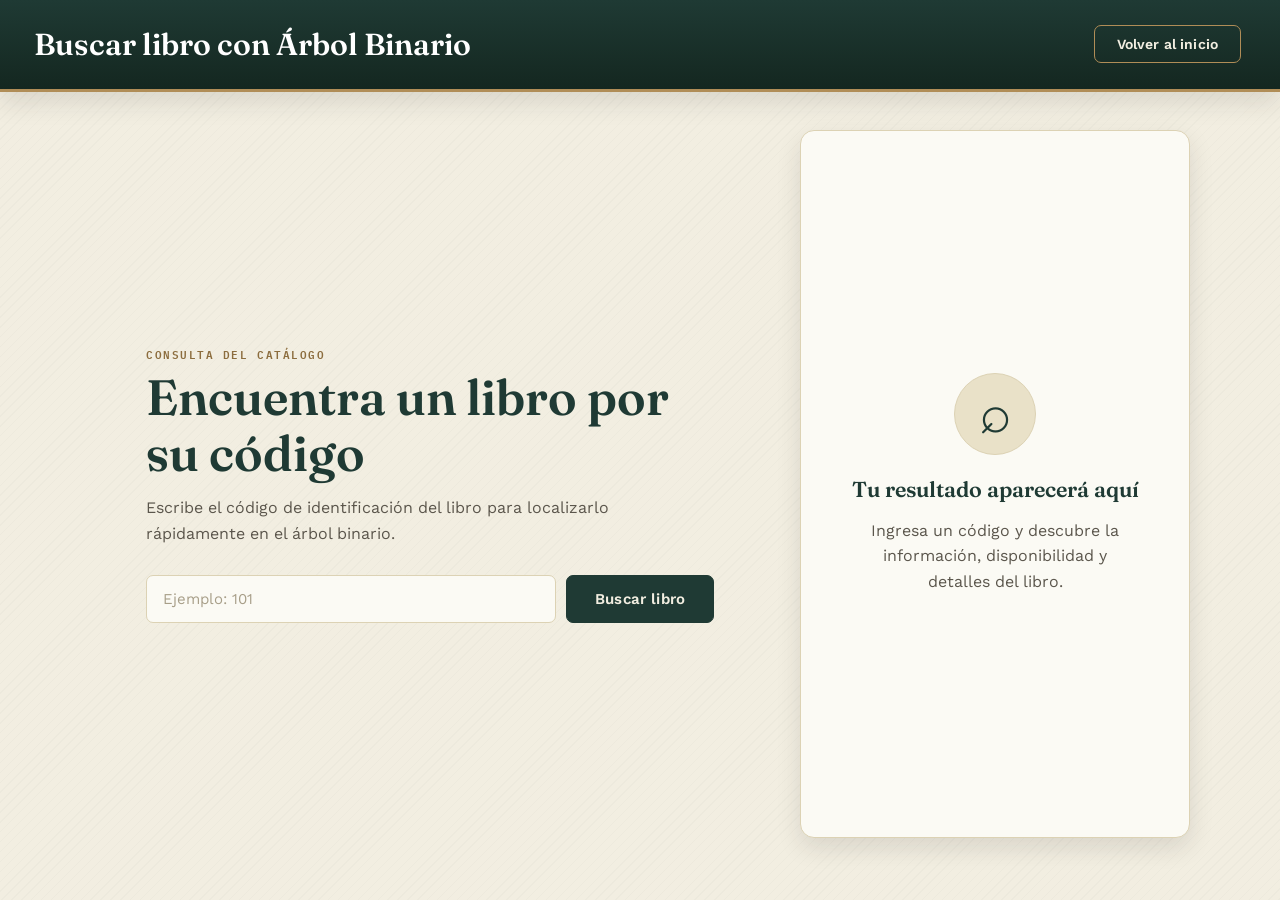
<file: ventanas/buscar-arbol.html>
<!DOCTYPE html>
<html lang="es">
<head>
    <meta charset="UTF-8">
    <meta name="viewport" content="width=device-width, initial-scale=1.0">
    <title>Búsqueda con Árbol Binario</title>
    <link rel="preconnect" href="https://fonts.googleapis.com">
    <link rel="preconnect" href="https://fonts.gstatic.com" crossorigin>
    <link href="https://fonts.googleapis.com/css2?family=Fraunces:opsz,wght@9..144,500;9..144,600;9..144,700&family=Work+Sans:wght@400;500;600;700&family=IBM+Plex+Mono:wght@400;500;600&display=swap" rel="stylesheet">
    <link rel="stylesheet" href="../css/styles.css">
</head>
<body>
    <header id="headerBC">
        <h1>Buscar libro con Árbol Binario</h1>
        <button id="btnVolver">Volver al inicio</button>
    </header>

    <main class="page-shell search-page">
        <section class="search-intro" aria-labelledby="tituloBusqueda">
            <p class="eyebrow">Consulta del catálogo</p>
            <h2 id="tituloBusqueda">Encuentra un libro por su código</h2>
            <p>Escribe el código de identificación del libro para localizarlo rápidamente en el árbol binario.</p>
            <div class="search-controls">
                <label class="sr-only" for="codigoLibro">Código del libro</label>
                <input type="number" id="codigoLibro" placeholder="Ejemplo: 101" inputmode="numeric">
                <button id="btnBuscar">Buscar libro</button>
            </div>
        </section>

        <section id="resultado" aria-live="polite">
            <div class="empty-search-state">
                <span class="empty-state-icon" aria-hidden="true">⌕</span>
                <h3>Tu resultado aparecerá aquí</h3>
                <p>Ingresa un código y descubre la información, disponibilidad y detalles del libro.</p>
            </div>
        </section>
    </main>
    <script type="module" src="../scripts/scripts.js"></script>
</body>
</html>
</file>
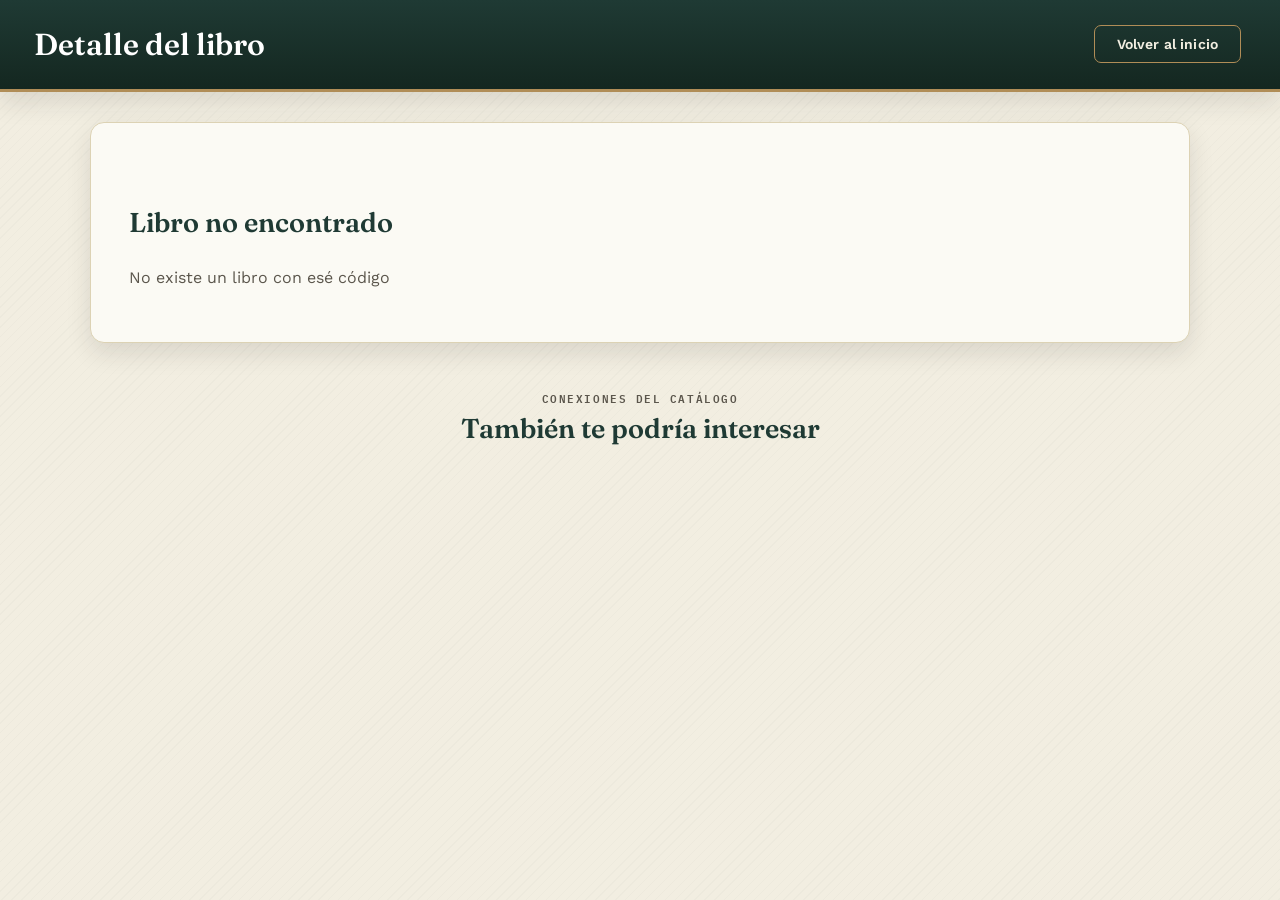
<file: ventanas/detalle-libro.html>
<!DOCTYPE html>
<html lang="es">
<head>
    <meta charset="UTF-8">
    <meta name="viewport" content="width=device-width, initial-scale=1.0">
    <title>Detalle del libro</title>
    <link rel="preconnect" href="https://fonts.googleapis.com">
    <link rel="preconnect" href="https://fonts.gstatic.com" crossorigin>
    <link href="https://fonts.googleapis.com/css2?family=Fraunces:opsz,wght@9..144,500;9..144,600;9..144,700&family=Work+Sans:wght@400;500;600;700&family=IBM+Plex+Mono:wght@400;500;600&display=swap" rel="stylesheet">
    <link rel="stylesheet" href="../css/styles.css">
</head>
<body>
    <header id="headerBC">
        <h1>Detalle del libro</h1>
        <button id="btnVolver">Volver al inicio</button>
    </header>
    <main class="page-shell detail-page">
        <section id="detalleLibro" aria-live="polite"></section>
        <section class="recommendations-section" aria-labelledby="tituloRecomendados">
            <div class="section-heading">
                <p class="eyebrow">Conexiones del catálogo</p>
                <h2 id="tituloRecomendados">También te podría interesar</h2>
            </div>
            <section id="recomendados"></section>
        </section>
    </main>
    <script type="module" src="../scripts/scripts.js"></script>
</body>
</html>
</file>
<file: css/styles.css>
:root {

    
    --pine: #1F3A34;
    --pine-dark: #142720;
    --pine-light: #2E5147;

    --paper: #F2EEE1;
    --paper-alt: #E9E1C8;
    --card: #FBFAF4;

    --ink: #262420;
    --ink-soft: #5B564C;

    --gold: #B08D57;
    --gold-dark: #8C6D3E;

    --wine: #7B2632;
    --wine-dark: #5E1D26;

    --sage: #4F7A5B;
    --sage-dark: #3A5D44;

    --border: #DCD2B4;

    
    --font-display: "Fraunces", Georgia, "Times New Roman", serif;
    --font-body: "Work Sans", Arial, Helvetica, sans-serif;
    --font-mono: "IBM Plex Mono", "Courier New", monospace;

    
    --radius-lg: 14px;
    --radius-md: 10px;
    --radius-sm: 7px;

    
    --shadow-sm: 0 2px 8px rgba(38, 36, 32, .09);
    --shadow-md: 0 10px 24px rgba(38, 36, 32, .12);
    --shadow-lg: 0 18px 40px rgba(20, 39, 32, .18);
}

* {
    box-sizing: border-box;
    font-family: var(--font-body);
}

::selection {
    background: var(--gold);
    color: var(--pine-dark);
}

:focus-visible {
    outline: 2px solid var(--gold-dark);
    outline-offset: 2px;
}

body {

    margin: 0;
    min-height: 100vh;

    color: var(--ink);
    background-color: var(--paper);
    
    background-image:
        repeating-linear-gradient(135deg, rgba(31, 58, 52, .025) 0px, rgba(31, 58, 52, .025) 1px, transparent 1px, transparent 7px);

    display: flex;
    flex-direction: column;
    align-items: center;

    line-height: 1.6;

}

h1, h2, h3 {
    font-family: var(--font-display);
    color: var(--pine);
}

.hero {

    width: 100%;

    background:
        linear-gradient(180deg, var(--pine) 0%, var(--pine-dark) 100%);

    color: var(--paper);

    text-align: center;

    padding: 56px 24px 44px;

    margin: 0 0 40px 0;

    border-bottom: 3px solid var(--gold);

    display: flex;
    flex-direction: column;
    align-items: center;

}

.hero .eyebrow {

    margin: 0 0 14px;

    font-family: var(--font-mono);
    font-size: 12px;
    font-weight: 500;
    letter-spacing: 2.5px;
    text-transform: uppercase;
    color: var(--gold);

}

.hero h1 {

    margin: 0;

    color: #fff;

    font-size: clamp(2.1rem, 5vw, 3.1rem);
    font-weight: 600;
    letter-spacing: -.01em;

}

.hero .subtitulo {

    max-width: 560px;

    margin: 16px 0 0;

    color: rgba(242, 238, 225, .78);

    font-size: 16px;
    line-height: 1.7;

}

#botonesInicio {

    margin-top: 30px;

    display: flex;
    flex-wrap: wrap;
    justify-content: center;
    gap: 12px;

}

body > h1 {

    width: 100%;

    background: var(--pine);

    color: white;

    text-align: center;

    padding: 25px;

    margin: 0 0 40px 0;

    font-size: 32px;

}

#headerBC {

    display: flex;
    justify-content: space-between;
    align-items: center;
    flex-wrap: wrap;
    gap: 12px;

    width: 100%;

    padding: 20px 34px;

    background: linear-gradient(180deg, var(--pine) 0%, var(--pine-dark) 100%);

    border-bottom: 3px solid var(--gold);

    box-shadow: var(--shadow-md);

}

#headerBC h1 {

    margin: 0;

    font-size: clamp(1.35rem, 3vw, 1.9rem);
    font-weight: 600;

    color: white;

}

button {

    font-family: var(--font-body);

    background: var(--pine);

    color: var(--paper);

    border: 1.5px solid var(--pine);

    padding: 13px 28px;

    border-radius: var(--radius-sm);

    font-size: 15px;
    font-weight: 600;
    letter-spacing: .01em;

    cursor: pointer;

    transition: background-color .2s, border-color .2s, color .2s, transform .15s;

    margin: 5px;

}

button:hover {

    background: var(--pine-light);
    border-color: var(--pine-light);

    transform: translateY(-1px);

}

button:active {
    transform: translateY(0);
}

.hero button,
#headerBC button {

    background: transparent;
    color: var(--paper);
    border: 1.5px solid var(--gold);

}

.hero button:hover,
#headerBC button:hover {

    background: var(--gold);
    color: var(--pine-dark);
    border-color: var(--gold);

}

#btnVolver {

    padding: 10px 22px;

    font-size: 14px;

}

input {

    width: 300px;

    padding: 14px 16px;

    font-size: 15px;
    font-family: var(--font-body);
    color: var(--ink);

    background: var(--card);

    border-radius: var(--radius-sm);

    border: 1.5px solid var(--border);

    margin-right: 10px;

}

input::placeholder {
    color: #A79E88;
}

input:focus {

    outline: none;
    border-color: var(--gold-dark);
    box-shadow: 0 0 0 3px rgba(176, 141, 87, .18);

}

#resultado {

    margin-top: 40px;

    background: var(--card);

    width: 350px;

    min-height: 150px;

    padding: 28px;

    border-radius: var(--radius-lg);
    border: 1px solid var(--border);

    box-shadow: var(--shadow-md);

    text-align: center;

}

#resultado img {

    display: block;
    background: var(--paper-alt);

    width: 150px;
    height: 220px;
    object-fit: cover;

    margin: 0 auto;

    border-radius: var(--radius-sm);

    box-shadow: var(--shadow-sm);

}

#resultado h2, #resultado h3 {

    color: var(--pine);
    font-weight: 600;

}

#resultado p {

    font-size: 16px;

    color: var(--ink-soft);

}

#resultado p strong,
#detalleLibro p strong {

    font-family: var(--font-mono);
    font-size: 13px;
    font-weight: 600;
    letter-spacing: .04em;
    text-transform: uppercase;
    color: var(--gold-dark);

}

#detalleLibro {

    width: 950px;
    max-width: 95%;

    background: var(--card);

    margin-top: 30px;

    padding: 38px;

    border-radius: var(--radius-lg);
    border: 1px solid var(--border);

    box-shadow: var(--shadow-md);

}

#contenidoDetalle {

    display: flex;

    gap: 42px;

    align-items: flex-start;

}

#imgDetail {

    flex: 1;

    display: flex;

    justify-content: center;

}

#imgDetail img {

    display: block;
    background: var(--paper-alt);

    width: 240px;
    height: 340px;
    object-fit: cover;

    border-radius: var(--radius-md);

    box-shadow: var(--shadow-md);
    border: 6px solid var(--card);
    outline: 1px solid var(--border);

}

#infoDetalle {

    flex: 2;

}

#detalleLibro h1 {

    background: none;

    color: var(--pine);

    padding: 0;

    margin-top: 0;

    margin-bottom: 20px;

    text-align: left;

    font-size: clamp(1.7rem, 3vw, 2.2rem);
    font-weight: 600;

}

#detalleLibro p {

    font-size: 16px;

    color: var(--ink-soft);

    line-height: 1.75;

    margin: 12px 0;

}

h2 {

    margin-top: 40px;

    margin-bottom: 20px;

    color: var(--pine);

    font-size: clamp(1.4rem, 3vw, 1.7rem);
    font-weight: 600;

}

#recomendados {

    display: flex;

    justify-content: center;

    flex-wrap: wrap;

    gap: 20px;

    margin-top: 20px;

    margin-bottom: 40px;

}

.recomendacion {

    position: relative;

    width: 180px;

    background: var(--card);

    padding: 16px;
    padding-top: 19px;

    border-radius: var(--radius-md);
    border: 1px solid var(--border);

    box-shadow: var(--shadow-sm);

    text-align: center;

    cursor: pointer;

    transition: transform .25s, box-shadow .25s;

    overflow: hidden;

}

.recomendacion::before {

    content: "";

    position: absolute;
    top: 0; left: 0; right: 0;

    height: 3px;

    background: linear-gradient(90deg, var(--gold), var(--pine));

}

.recomendacion:hover {

    transform: translateY(-6px);

    box-shadow: var(--shadow-lg);

}

.recomendacion img {

    display: block;
    background: var(--paper-alt);

    width: 120px;

    height: 180px;

    object-fit: cover;

    border-radius: var(--radius-sm);

}

.recomendacion h3 {

    color: var(--pine);

    margin: 12px 0 6px;

    font-size: 17px;
    font-weight: 600;

}

.recomendacion p {

    color: var(--ink-soft);

    font-size: 14px;

}

.estado {

    display: inline-block;

    padding: 3px 11px;

    border-radius: 3px;
    border: 1.5px solid currentColor;

    font-family: var(--font-mono);
    font-size: 11px;
    font-weight: 600;
    letter-spacing: 1.2px;
    text-transform: uppercase;

    background: transparent;

    transform: rotate(-3deg);

    margin-top: 8px;

}

.estado.disponible {
    color: var(--sage-dark);
}

.estado.prestado {
    color: var(--wine);
}

.codigo-libro {

    display: inline-block;

    font-family: var(--font-mono);
    font-size: 11px;
    letter-spacing: .06em;
    color: var(--ink-soft);

    margin-bottom: 4px;

}

#catalogoSection {

    width: 90%;
    max-width: 1100px;

    margin-top: 6px;

    text-align: center;

}

.orden-catalogo {
    display: inline-flex;
    align-items: center;
    gap: 10px;

    margin: 4px 0 4px;
    padding: 7px 10px 7px 14px;

    background: var(--card);
    border: 1px solid var(--border);
    border-radius: 999px;
    box-shadow: var(--shadow-sm);
}

.orden-catalogo label {
    color: var(--ink-soft);
    font-size: 14px;
    font-weight: 600;
}

.orden-catalogo select {
    appearance: none;
    -webkit-appearance: none;

    min-width: 138px;
    padding: 9px 34px 9px 12px;

    color: var(--pine);
    background-color: var(--paper-alt);
    background-image: linear-gradient(45deg, transparent 50%, var(--pine) 50%), linear-gradient(135deg, var(--pine) 50%, transparent 50%);
    background-position: calc(100% - 16px) 52%, calc(100% - 11px) 52%;
    background-size: 5px 5px, 5px 5px;
    background-repeat: no-repeat;

    border: 1px solid transparent;
    border-radius: 999px;
    font-family: var(--font-body);
    font-size: 13px;
    font-weight: 600;
    cursor: pointer;
    transition: background-color .2s, border-color .2s, box-shadow .2s;
}

.orden-catalogo select:hover {
    background-color: #e1d5b8;
}

.orden-catalogo select:focus {
    outline: none;
    border-color: var(--gold-dark);
    box-shadow: 0 0 0 3px rgba(176, 141, 87, .18);
}

#contenedorCarrusel {

    display: flex;

    align-items: center;

    justify-content: center;

    gap: 18px;

    margin-top: 24px;

}

#carrusel {

    display: flex;

    gap: 20px;

    overflow: hidden;

    padding: 12px 4px;

    flex: 1;

    justify-content: center;

}

.btnCarrusel {

    flex-shrink: 0;

    width: 46px;
    height: 46px;

    padding: 0;

    border-radius: 50%;

    background: var(--card);
    color: var(--pine);
    border: 1.5px solid var(--border);

    font-size: 22px;
    line-height: 1;
    font-weight: 600;

    display: flex;
    align-items: center;
    justify-content: center;

    box-shadow: var(--shadow-sm);

}

.btnCarrusel:hover {

    background: var(--pine);
    color: var(--paper);
    border-color: var(--pine);

    transform: translateY(-1px);

}

.tarjeta-libro {

    position: relative;

    width: 180px;
    flex: 0 0 auto;

    background: var(--card);

    padding: 16px;
    padding-top: 19px;

    border-radius: var(--radius-md);
    border: 1px solid var(--border);

    box-shadow: var(--shadow-sm);

    text-align: center;

    cursor: pointer;

    transition: transform .25s, box-shadow .25s;

    overflow: hidden;

}

.tarjeta-libro::before {

    content: "";

    position: absolute;
    top: 0; left: 0; right: 0;

    height: 3px;

    background: linear-gradient(90deg, var(--gold), var(--pine));

}

.tarjeta-libro:hover {

    transform: translateY(-8px);

    box-shadow: var(--shadow-lg);

}

.tarjeta-libro img {

    display: block;
    background: var(--paper-alt);

    width: 120px;
    height: 180px;

    object-fit: cover;

    border-radius: var(--radius-sm);

}

.tarjeta-libro h3 {

    color: var(--pine);

    margin: 12px 0 3px;

    font-size: 16px;
    font-weight: 600;

}

.tarjeta-libro p {

    color: var(--ink-soft);

    font-size: 14px;

    margin: 0;

}

#usuarioSection {

    width: 90%;
    max-width: 900px;

    margin-top: 34px;

    padding: 18px 22px;

    background: var(--card);
    border: 1px solid var(--border);
    border-radius: var(--radius-md);

    box-shadow: var(--shadow-sm);

    display: flex;
    align-items: center;
    flex-wrap: wrap;
    gap: 10px;

}

#usuarioSection label {

    font-weight: 600;
    color: var(--pine);

}

#prestamosSection,
#colaSection,
#historialSection {

    width: 90%;
    max-width: 900px;

    margin-top: 26px;

}

#listaLibrosPrestamo {

    display: flex;
    flex-direction: column;

    gap: 14px;

}

.tarjetaPrestamo {

    position: relative;

    display: flex;
    align-items: center;
    flex-wrap: wrap;

    gap: 20px;

    background: var(--card);

    padding: 16px 22px;

    border-radius: var(--radius-md);
    border: 1px solid var(--border);
    border-left: 4px solid var(--pine);

    box-shadow: var(--shadow-sm);

    transition: box-shadow .2s, transform .2s;

}

.tarjetaPrestamo:hover {

    box-shadow: var(--shadow-md);
    transform: translateY(-2px);

}

.tarjetaPrestamo img {

    display: block;
    background: var(--paper-alt);

    width: 58px;
    height: 88px;

    object-fit: cover;

    border-radius: var(--radius-sm);

    flex-shrink: 0;

}

.infoPrestamo {
    flex: 1;
    min-width: 180px;
}

.infoPrestamo h3 {

    margin: 0 0 3px;

    color: var(--pine);
    font-size: 17px;
    font-weight: 600;

}

.infoPrestamo p {

    margin: 0;

    color: var(--ink-soft);
    font-size: 14px;

}

.infoPrestamo .lectorPrestamo {
    margin-top: 7px;
    color: var(--wine);
    font-size: 13px;
}

.lectorPrestamo strong {
    font-weight: 700;
}

.accionesPrestamo {

    display: flex;
    flex-wrap: wrap;

    gap: 8px;

    justify-content: flex-end;

}

.accionesPrestamo button {

    padding: 9px 16px;

    font-size: 13.5px;

    margin: 0;

}

.btnPrestar {
    background: var(--pine);
    border-color: var(--pine);
}

.btnPrestar:hover {
    background: var(--pine-light);
    border-color: var(--pine-light);
}

.btnDevolver {
    background: var(--sage);
    border-color: var(--sage);
}

.btnDevolver:hover {
    background: var(--sage-dark);
    border-color: var(--sage-dark);
}

.btnVerCola {
    background: transparent;
    color: var(--pine);
    border-color: var(--border);
}

.btnVerCola:hover {
    background: var(--paper-alt);
    color: var(--pine);
    border-color: var(--gold);
}

#colaSection,
#historialSection {

    background: var(--card);

    padding: 22px 26px;

    border-radius: var(--radius-md);
    border: 1px solid var(--border);

    box-shadow: var(--shadow-sm);

    margin-bottom: 26px;

}

#colaSection h2,
#historialSection h2 {
    margin-top: 0;
}

#colaTitulo {

    color: var(--ink-soft);
    font-size: 15px;

}

#colaEspera,
#historialLista {

    padding-left: 22px;

    color: var(--ink);

}

#colaEspera li,
#historialLista li {

    margin: 7px 0;

    line-height: 1.5;

}

#historialLista {
    font-family: var(--font-mono);
    font-size: 13.5px;
    color: var(--ink-soft);
}

#historialHeader {

    display: flex;
    align-items: center;
    justify-content: space-between;
    flex-wrap: wrap;

    gap: 12px;

}

#historialHeader h2 {
    margin: 0;
}

#btnDeshacer {

    background: var(--wine);
    border-color: var(--wine);

    font-size: 14px;
    padding: 10px 20px;

}

#btnDeshacer:hover {

    background: var(--wine-dark);
    border-color: var(--wine-dark);

}

.page-shell {
    width: min(1100px, 92%);
    margin: 0 auto;
    padding: 38px 0 54px;
}

.eyebrow {
    margin: 0 0 8px;
    font-family: var(--font-mono);
    font-size: 11px;
    font-weight: 600;
    letter-spacing: .14em;
    text-transform: uppercase;
    color: var(--gold-dark);
}

.sr-only {
    position: absolute;
    width: 1px;
    height: 1px;
    padding: 0;
    margin: -1px;
    overflow: hidden;
    clip: rect(0, 0, 0, 0);
    white-space: nowrap;
    border: 0;
}

.search-page {
    display: grid;
    grid-template-columns: minmax(0, 1fr) minmax(310px, 390px);
    gap: 30px;
    align-items: stretch;
    min-height: calc(100vh - 100px);
}

.search-intro {
    align-self: center;
    padding: clamp(20px, 5vw, 56px);
}

.search-intro h2,
.loans-intro h2 {
    margin: 0;
    font-size: clamp(2rem, 4.2vw, 3.1rem);
    line-height: 1.12;
}

.search-intro > p:not(.eyebrow),
.loans-intro > p:not(.eyebrow),
.section-heading > p {
    max-width: 560px;
    margin: 14px 0 0;
    color: var(--ink-soft);
}

.search-controls {
    display: flex;
    flex-wrap: wrap;
    gap: 10px;
    margin-top: 28px;
}

.search-controls input {
    flex: 1 1 210px;
    width: auto;
    margin: 0;
}

.search-controls button {
    margin: 0;
}

#resultado {
    width: 100%;
    min-height: 430px;
    margin: 0;
    padding: 30px;
    display: flex;
    flex-direction: column;
    justify-content: center;
}

.empty-search-state {
    text-align: center;
    color: var(--ink-soft);
}

.empty-state-icon {
    display: grid;
    place-items: center;
    width: 82px;
    height: 82px;
    margin: 0 auto 18px;
    border: 1px solid var(--border);
    border-radius: 50%;
    background: var(--paper-alt);
    color: var(--pine);
    font-family: Georgia, serif;
    font-size: 55px;
    line-height: 1;
}

.empty-search-state h3 {
    margin: 0;
    font-size: 1.35rem;
}

.empty-search-state p {
    max-width: 260px;
    margin: 10px auto 0;
    font-size: 14px;
}

.detail-page {
    padding-top: 30px;
}

#detalleLibro {
    width: 100%;
    max-width: none;
    margin-top: 0;
}

.recommendations-section {
    margin-top: 46px;
}

.section-heading {
    text-align: center;
}

.section-heading h2 {
    margin: 0;
}

.section-heading > p {
    margin: 8px auto 0;
}

#recomendados {
    margin-bottom: 0;
}

.loans-page {
    max-width: 900px;
}

.loans-intro {
    padding: 8px 0 22px;
}

#usuarioSection,
#prestamosSection,
#colaSection,
#historialSection {
    width: 100%;
}

#usuarioSection {
    margin-top: 0;
}

#usuarioSection input {
    margin: 0;
}

.compact-heading {
    text-align: left;
}

.compact-heading h2 {
    font-size: 1.6rem;
}

.compact-heading > p {
    margin-left: 0;
}

@media (max-width: 720px) {
    #headerBC {
        padding: 17px 20px;
    }

    .page-shell {
        width: min(100% - 32px, 1100px);
        padding-top: 26px;
    }

    .search-page {
        display: block;
        min-height: auto;
    }

    .search-intro {
        padding: 12px 4px 28px;
    }

    #resultado {
        min-height: 320px;
        padding: 24px;
    }

    #contenidoDetalle {
        flex-direction: column;
        gap: 26px;
    }

    #imgDetail {
        width: 100%;
    }

    #detalleLibro {
        padding: 25px 20px;
    }

    .tarjetaPrestamo {
        align-items: flex-start;
        gap: 14px;
        padding: 16px;
    }

    .accionesPrestamo {
        width: 100%;
        justify-content: flex-start;
    }
}

@media (max-width: 460px) {
    .search-controls button,
    .search-controls input {
        width: 100%;
    }

    #headerBC h1 {
        font-size: 1.25rem;
    }

    #headerBC button {
        width: 100%;
        margin: 0;
    }

    .orden-catalogo {
        width: 100%;
        justify-content: space-between;
    }
}
</file>
